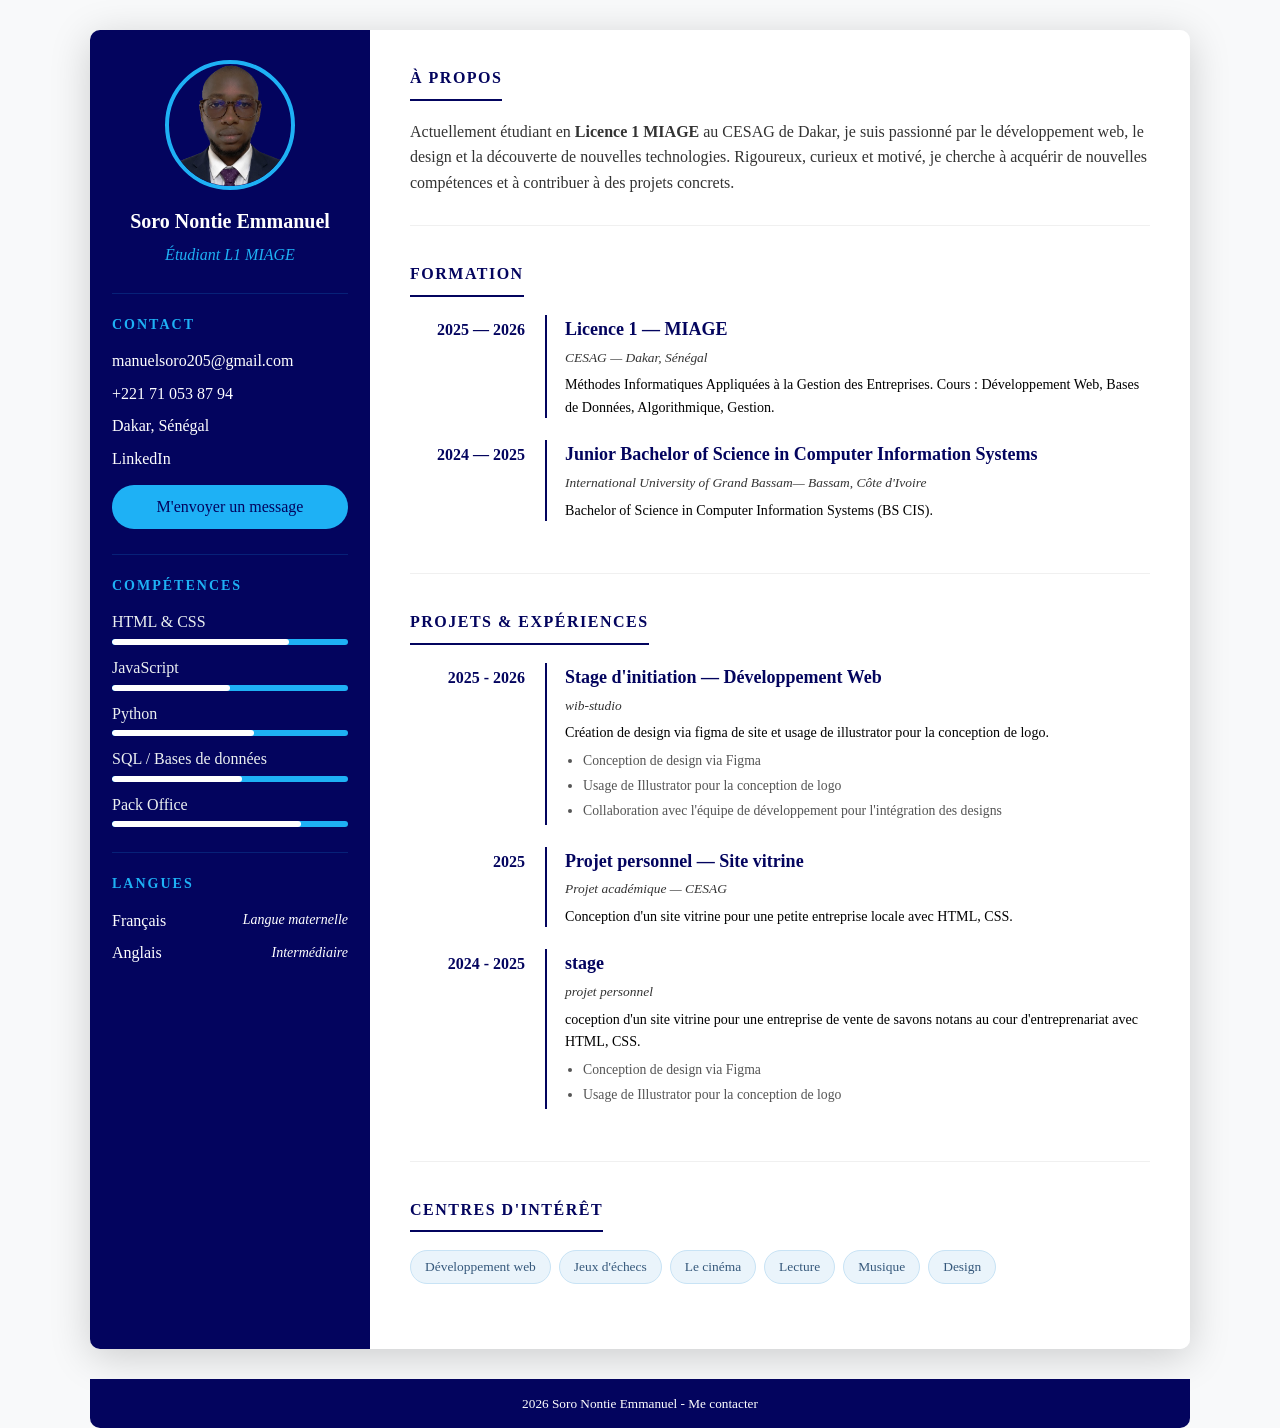
<file: index.html>
<!DOCTYPE html>
<html lang="fr">
<head>
  <meta charset="UTF-8">
  <meta name="viewport" content="width=device-width, initial-scale=1.0">
  <title>CV — Soro Nontie Emmanuel</title>
  <link rel="stylesheet" href="style.css">
</head>
<body>

  <div class="cv-container">

    <!--  COLONNE GAUCHE — Sidebar (informations)-->
    <aside class="sidebar">

      <!-- Photo de profil -->
      <div class="profile-photo">
        <img src="images/photo.png" alt="Photo de profil de Soro Nontie Emmanuel">


      </div>

      <!-- Nom et titre -->
      <div class="profile-name">
        <h1>Soro Nontie Emmanuel</h1>

        <p class="titre">Étudiant L1 MIAGE</p>
      </div>

      <!-- Section Contact -->
      <section class="sidebar-section">
        <h2>Contact</h2>
        <ul class="contact-list">
          <li> manuelsoro205@gmail.com</li>
          <li> +221 71 053 87 94</li>
          <li> Dakar, Sénégal</li>
          <li>
            <a href="linkedin.com/in/emmanuel-soro-459468284" target="_blank">LinkedIn</a></li>
        </ul>
        <a class="btn-contact" href="contact.html">M'envoyer un message</a>
      </section>

      <!-- Section Compétences avec barres de progression -->
      <section class="sidebar-section">
        <h2>Compétences</h2>
        <div class="competences">

          <div class="competence">
            <span>HTML &amp; CSS</span>
            <div class="barre">
              <div class="niveau" style="width: 75%"></div>
            </div>
          </div>

          <div class="competence">
            <span>JavaScript</span>
            <div class="barre">
              <div class="niveau" style="width: 50%"></div>
            </div>
          </div>

          <div class="competence">
            <span>Python</span>
            <div class="barre">
              <div class="niveau" style="width: 60%"></div>
            </div>
          </div>

          <div class="competence">
            <span>SQL / Bases de données</span>
            <div class="barre">
              <div class="niveau" style="width: 55%"></div>
            </div>
          </div>

          <div class="competence">
            <span>Pack Office</span>
            <div class="barre">
              <div class="niveau" style="width: 80%"></div>
            </div>
          </div>

        </div>
        
      </section>

      <!-- Section Langues -->
      <section class="sidebar-section">
        <h2>Langues</h2>
        <ul class="langues">
          <li>Français <span class="niveau-langue">Langue maternelle</span></li>
          <li>Anglais <span class="niveau-langue">Intermédiaire</span></li>
        </ul>
      </section>

    </aside>

    <!-- partie de droite  "le main " divise en 4 sections-->

    <main class="main-content">

      <!-- Section À propos -->
      <section class="cv-section">
        <h2>À propos</h2>
        <p>
          Actuellement étudiant en <strong>Licence 1 MIAGE</strong> au CESAG de Dakar,
          je suis passionné par le développement web, le design et la découverte de
          nouvelles technologies. Rigoureux, curieux et motivé, je cherche à acquérir
          de nouvelles compétences et à contribuer à des projets concrets.
        </p>
      </section>

      <!-- Section Formation -->
      <section class="cv-section">
        <h2>Formation</h2>

        <div class="timeline-item">
          <div class="timeline-date">2025 — 2026

          </div>
          <div class="timeline-content">
            <h3>Licence 1 — MIAGE</h3>
            <p class="etablissement">CESAG — Dakar, Sénégal</p>
            <p>
              Méthodes Informatiques Appliquées à la Gestion des Entreprises.
              Cours : Développement Web, Bases de Données, Algorithmique, Gestion.
            </p>
          </div>
        </div>

        <div class="timeline-item">
          <div class="timeline-date">2024 — 2025

          </div>
          <div class="timeline-content">
            <h3>Junior Bachelor of Science in Computer Information Systems</h3>
            <p class="etablissement">International University of Grand Bassam— Bassam, Côte d'Ivoire</p>
            <p>Bachelor of Science in Computer Information Systems (BS CIS).</p>
          </div>
        </div>

      </section>

      <!-- Section Projets & Expériences -->
      <section class="cv-section">
        <h2>Projets &amp; Expériences</h2>

        <div class="timeline-item">
          <div class="timeline-date">2025 - 2026
          </div>
          <div class="timeline-content">
            <h3>Stage d'initiation — Développement Web</h3>
            <p class="etablissement">wib-studio</p>
            <p>
              Création de design via figma de site et usage de illustrator pour la conception de logo. 
            </p>
            <ul>
              <li>Conception de design via Figma</li>
              <li>Usage de Illustrator pour la conception de logo</li>
              <li>Collaboration avec l'équipe de développement pour l'intégration des designs</li>
            </ul>
          </div>
        </div>

        <div class="timeline-item">
          <div class="timeline-date">2025

          </div>
          <div class="timeline-content">
            <h3>Projet personnel — Site vitrine </h3>
            <p class="etablissement">Projet académique — CESAG</p>
            <p>
              Conception d'un site vitrine pour une petite entreprise locale
              avec HTML, CSS.
            </p>
          </div>
        </div>

        <div class="timeline-item">
          <div class="timeline-date">2024 - 2025
            
          </div>
          <div class="timeline-content">
            <h3>stage</h3>
            <p class="etablissement">projet personnel</p>
            <p>
              coception d'un site vitrine pour une entreprise de vente de savons notans au cour d'entreprenariat avec HTML, CSS.
            </p>
            <ul>
              <li>Conception de design via Figma</li>
              <li>Usage de Illustrator pour la conception de logo</li>
            </ul>
          </div>
        </div>

      </section>

      <!-- Section Centres d'intérêt -->
      <section class="cv-section">
        <h2>Centres d'intérêt</h2>
        <div class="interets">
          <span class="interet">Développement web</span>
          <span class="interet">Jeux d'échecs</span>
          <span class="interet">Le cinéma</span>
          <span class="interet">Lecture</span>
          <span class="interet">Musique</span>
          <span class="interet">Design</span>
        </div>
      </section>

    </main>

  </div>
  
  <!-- fin .cv-container (aside et main) -->

  <!-- Pied de page commun  a reperter sur contacte-->
  <footer class="cv-footer">
    <p>2026 Soro Nontie Emmanuel - 
      <a href="contact.html">Me contacter</a>
    </p>
  </footer>

</body>
</html>
</file>
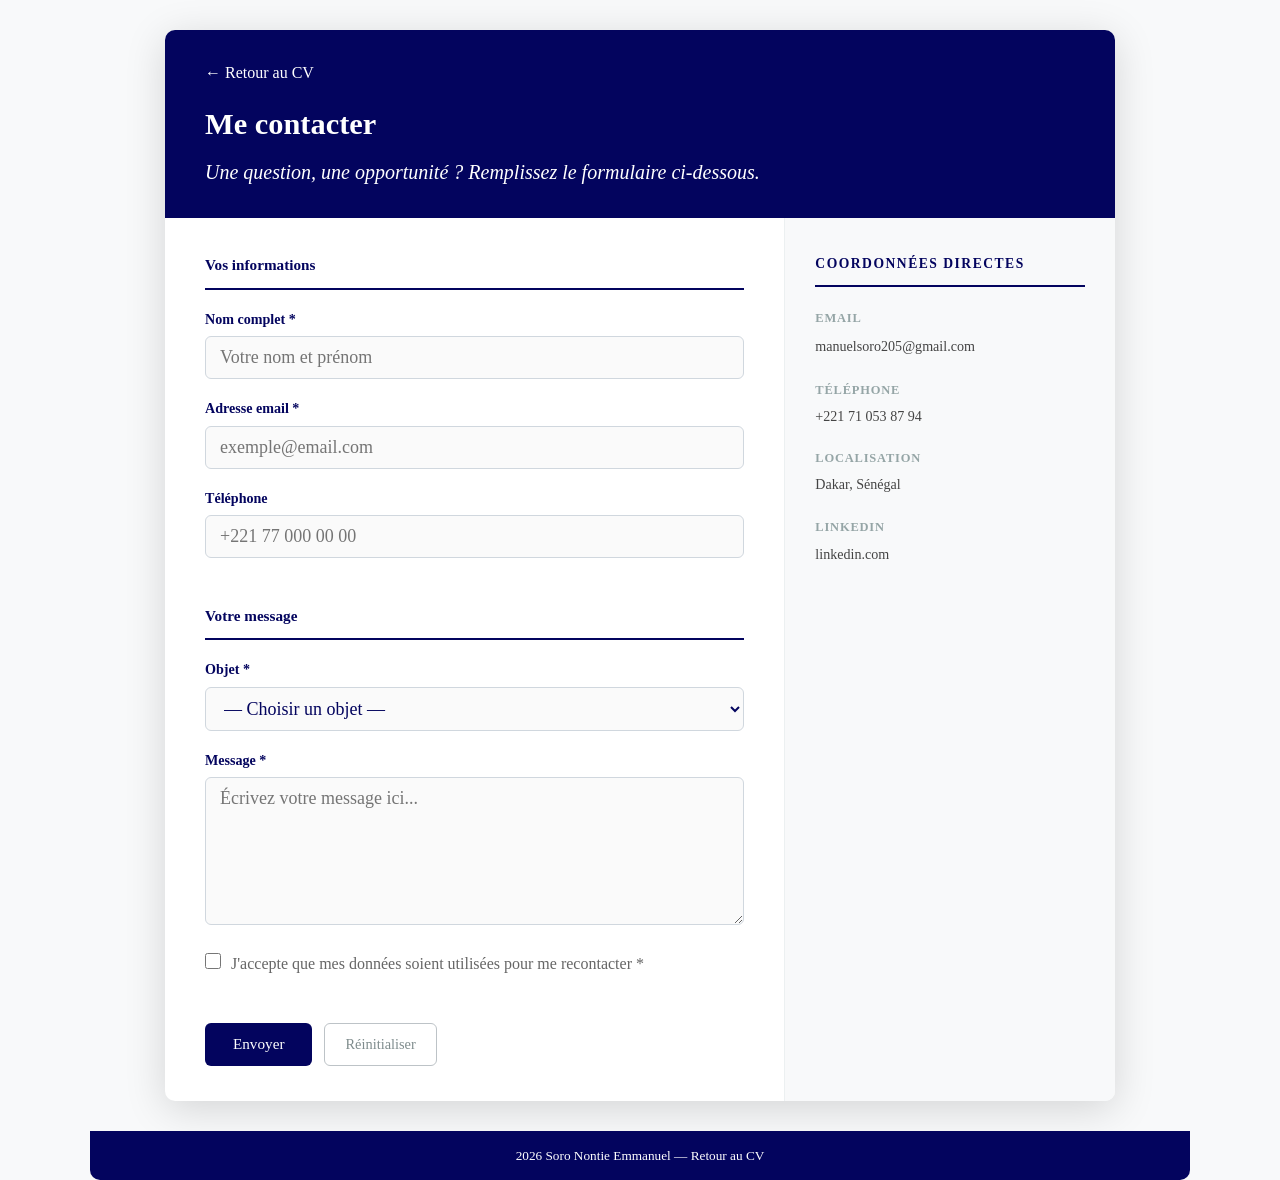
<file: contact.html>
<!DOCTYPE html>
<html lang="fr">
<head>
  <meta charset="UTF-8">
  <meta name="viewport" content="width=device-width, initial-scale=1.0">
  <title>Contact — Soro Nontie Emmanuel</title>
  <link rel="stylesheet" href="style.css">
</head>
<body>

  <div class="page-contact">

    
    <header class="contact-header">
      <a class="retour-cv" href="index.html">← Retour au CV</a>
      <h1>Me contacter</h1>
      <p>Une question, une opportunité ? Remplissez le formulaire ci-dessous.</p>
    </header>

    
    <div class="contact-container">

      
      <form class="formulaire-contact" action="#" method="post">

        <fieldset>
          <legend>Vos informations</legend>

          <div class="champ">
            <label for="nom">Nom complet *</label>
            <input type="text" id="nom" name="nom"
              placeholder="Votre nom et prénom" required>
          </div>

          <div class="champ">
            <label for="email">Adresse email *</label>
            <input type="email" id="email" name="email"
              placeholder="exemple@email.com" required>
          </div>

          <div class="champ">
            <label for="tel">Téléphone</label>
            <input type="tel" id="tel" name="tel"
              placeholder="+221 77 000 00 00">
          </div>
        </fieldset>

        <fieldset>
          <legend>Votre message</legend>

          <div class="champ">
            <label for="objet">Objet *</label>
            <select id="objet" name="objet" required>
              <option value="">— Choisir un objet —</option>
              <option value="stage">Offre de stage</option>
              <option value="emploi">Offre d'emploi</option>
              <option value="projet">Proposition de projet</option>
              <option value="autre">Autre</option>
            </select>
          </div>

          <div class="champ">
            <label for="message">Message *</label>
            <textarea id="message" name="message" rows="6"
              minlength="10"
              placeholder="Écrivez votre message ici..."
              required></textarea>
          </div>

          <div class="champ champ-checkbox">
            <input type="checkbox" id="1234" name="1234" required>
            <label for="1234">
              J'accepte que mes données soient utilisées pour me recontacter *
            </label>
          </div>
        </fieldset>

        <div class="champ-boutons">
          <button type="submit" class="btn-envoyer">Envoyer</button>
          <button type="reset" class="btn-reset">Réinitialiser</button>
        </div>

      </form>

      <aside class="contact-info">
        <h2>Coordonnées directes</h2>

        <div class="info-item">
          <strong>Email</strong>
          <a href="mailto:manuelsoro205@gmail.com">manuelsoro205@gmail.com</a>
        </div>

        <div class="info-item">
          <strong>Téléphone</strong>
          <p>+221 71 053 87 94</p>
        </div>

        <div class="info-item">
          <strong>Localisation</strong>
          <p>Dakar, Sénégal</p>
        </div>

        <div class="info-item">
          <strong>LinkedIn</strong>
          <a href="https://www.linkedin.com/in/emmanuel-soro-459468284/"
            target="_blank" rel="noopener">
            linkedin.com
          </a>
        </div>
      </aside>

    </div>
  </div>

  <footer class="cv-footer">
    <p>2026 Soro Nontie Emmanuel —
      <a href="index.html">Retour au CV</a>
    </p>
  </footer>

</body>
</html>
</file>
<file: style.css>
/*----------------------------------------------

   Palette de couleurs :
   - Fond sombre  : #03045E
   - bleu accentué: #1eb1f5
   - fond clair   : #ffffff
   - texte -titre        : #03045E
   - textes -contenu      : #555
   */


/* -----------------------------------------------

disposition css

  page1: cv
    div global 
       aside
            slidebar
            photo
            nom
            contact
            competences
            langues
       main
            apropos
            experience
            formation
            interets
    footer
  page2: contact
    div global
        formulaire
        contact-info  
    footer

  version mobile
------------------------------------------------
*/

/*  ajout de root  remarque : noublie pas de modifier toute les couleur */

/* ===== RESET ===== */


* {
  margin: 0;
  padding: 0;
  box-sizing: border-box;
}

body {
  font-family: 'times new roman', Arial, sans-serif;
  font-size: 16px;
  color: var(--couleur-texte);
  background-color: #f8f9fa;
  line-height: 1.6;
}




/* ===== VARIABLES / COULEURS ===== */
:root {
  --couleur-fond-sombre: #03045E;
  --couleur-accent: #1eb1f5;
  --couleur-texte: #333;
}



/* ===== LAYOUT CV ===== */
a {
  color: var(--couleur-accent);
  text-decoration: none;
}

a:hover {
  text-decoration: underline;
}

ul {
  list-style: none;
}
ul a {
  text-decoration: none;
  color: inherit;
}


/* ===== CONTENEUR PRINCIPAL DU CV ========================== */

.cv-container {
  display: flex;
  min-height: 100vh;
  max-width: 1100px;
  margin: 30px auto;
  border-radius: 10px;
  overflow: hidden;
  box-shadow: 0 8px 40px rgba(0, 0, 0, 0.18);
}

/* ===== SIDEBAR ===== */


/*  SIDEBAR (colonne gauche)  */

.sidebar {
  width: 280px;
  min-width: 280px;
  background-color: var(--couleur-fond-sombre);
  color: white;
  padding: 30px 22px;
}
/* photo de profile*/  
.profile-photo {
  text-align: center;
  margin-bottom: 15px;
}

.profile-photo img {
  width: 130px;
  height: 130px;
  border-radius: 50%; /* rend l'image circulaire */
  border: 4px solid var(--couleur-accent);
  object-fit: cover; /* recadre sans déformer */
  display: block;
  margin: 0 auto;
}

.profile-name {
  text-align: center;
  margin-bottom: 25px;
}

.profile-name h1 {
  font-size: 20px;
  color: #ffffff;
  font-weight: 700;
  margin-bottom: 5px;
}

.profile-name .titre {
  font-size: 16px;
  color: #1eb1f5;
  font-style: italic;
}

.sidebar-section {
  margin-bottom: 25px;
  padding-top: 20px;
  border-top: 1px solid #1eb1f52b;
}

.sidebar-section h2 {
  font-size: 14px;
  text-transform: uppercase;
  letter-spacing: 2px;
  color: #1eb1f5;
  margin-bottom: 12px;
}

.contact-list li {
  font-size: 16px;
  color: #ffffff;
  margin-bottom: 7px;
  word-break: break-all;
}

.btn-contact {
  display: block;
  text-align: center;
  background-color: #1eb1f5;
  color: #03045E;
  padding: 9px 15px;
  border-radius: 25px;
  font-size: 16px;
  margin-top: 14px;
  transition: background-color 0.25s;
}

.btn-contact:hover {
  background-color: #1eb1f5; /* s'anime en douceur */
  text-decoration: none;
}

.competences {
  display: flex;
  flex-direction: column;
  gap: 10px;
}

.competence span {
  display: block;
  font-size: 16px;
  color: #ecf0f1;
  margin-bottom: 4px;
}

.barre {
  background-color: #1eb1f5;
  border-radius: 10px;
  height: 6px;
  overflow: hidden;
}

.barre .niveau {
  height: 100%;
  background-color: #ffffff;
  border-radius: 10px;
}
    
.langues li {
  display: flex;
  justify-content: space-between;
  align-items: center;
  font-size: 16px;
  color: #ffffff;
  margin-bottom: 7px;
}

.niveau-langue {
  color: #ffffff;
  font-style: italic;
  font-size: 14px;
}

/* ===== CONTENU PRINCIPAL ===== */
/* ===== CONTENU PRINCIPAL (colonne droite) ================= */

.main-content {
  flex: 1;
  padding: 35px 40px;
  background-color: #ffffff;
}

.cv-section {
  margin-bottom: 35px;
  padding-bottom: 30px;
  border-bottom: 1px solid #f0f0f0;
}

.cv-section:last-child {
  border-bottom: none;
  margin-bottom: 0;
}

.cv-section h2 {
  font-size: 16px;
  color: #03045E;
  text-transform: uppercase;
  letter-spacing: 1.5px;
  margin-bottom: 18px;
  padding-bottom: 8px;
  border-bottom: 2.5px solid #03045E;
  display: inline-block;
}


.timeline-item {
  display: flex;
  gap: 20px;
  margin-bottom: 22px;
}

.timeline-date {
  min-width: 115px;
  font-size: 16px;
  color: #03045E;
  font-weight: 700;
  padding-top: 2px;
  text-align: right;
  flex-shrink: 0;
}

.timeline-content {
  flex: 1;
  border-left: 2px solid #03045E;
  padding-left: 18px;
}

.timeline-content h3 {
  font-size: 18px;
  color: #03045E;
  font-weight: 600;
  margin-bottom: 3px;
}

.timeline-content .etablissement {
  font-size: 0.84em;
  color: var(--couleur-sombre);
  font-style: italic;
  margin-bottom: 5px;
}

.timeline-content p {
  font-size: 0.88em;
  color: #000000;
  line-height: 1.6;
}

.timeline-content ul {
  list-style: disc;
  padding-left: 18px;
  margin-top: 6px;
}

.timeline-content ul li {
  font-size: 0.86em;
  color: #555;
  margin-bottom: 3px;
}

.interets {
  display: flex;
  flex-wrap: wrap;
  gap: 8px;
}

.interet {
  background-color: #eaf4fb;
  color: #35587B;
  padding: 5px 14px;
  border-radius: 20px;
  font-size: 0.84em;
  border: 1px solid #c8e3f5;
}


/* ===== FOOTER ============================================= */

.cv-footer {
  text-align: center;
  padding: 14px;
  background-color: #03045E;
  color: #ffffff;
  font-size: 0.83em;
  max-width: 1100px;
  margin: 0 auto;
  border-radius: 0 0 10px 10px;
}

.cv-footer a,.cv-footer a:hover {
  color: #ffffff;
}


/* ===== PAGE DE CONTACT ==================================== */

.page-contact {
  max-width: 950px;
  margin: 30px auto;
  background-color: #ffffff;
  border-radius: 10px;
  overflow: hidden;
  box-shadow: 0 8px 40px rgba(0, 0, 0, 0.15);
}

.contact-header {
  background-color: #03045E;
  color: white;
  padding: 30px 40px;
}

.retour-cv {
  display: inline-block;
  color: #ffffff;
  font-size: 16px;
  margin-bottom: 14px;
  transition: color 0.2s;
}

.retour-cv:hover {
  color: #ffffff;
  text-decoration: none;
}

.contact-header h1 {
  font-size: 1.9em;
  color: white;
  margin-bottom: 8px;
}

.contact-header p {
  color: #ffffff;
  font-size: 20px;
  font-style: italic;
}

.contact-container {
  display: flex;
  align-items: flex-start;
}

.formulaire-contact {
  flex: 2;
  padding: 35px 40px;
}

fieldset {
  border: none;
  padding: 0;
  margin-bottom: 28px;
}

legend {
  font-size: 0.95em;
  font-weight: 700;
  color: #03045E;
  width: 100%;
  padding-bottom: 10px;
  margin-bottom: 18px;
  border-bottom: 2.5px solid #03045E;
}

.champ {
  margin-bottom: 18px;
}

label {
  display: block;
  font-size: 0.88em;
  font-weight: 600;
  color: #03045E;
  margin-bottom: 6px;
}

input[type="text"],
input[type="email"],
input[type="tel"],
select,
textarea {
  width: 100%;
  padding: 10px 14px;
  border: 1.5px solid #d0d7de;
  border-radius: 6px;
  font-size: 18px;
  font-family: inherit;
  color: #03045E;
  background-color: #fafafa;
  transition: border-color 0.2s, box-shadow 0.2s;
}

input[type="text"]:focus,
input[type="email"]:focus,
input[type="tel"]:focus,
select:focus,
textarea:focus {
  outline: none;
  border-color: #35587B;
  background-color: #ffffff;
  box-shadow: 0 0 0 3px rgba(52, 152, 219, 0.15);
}

textarea {
  resize: vertical;
  min-height: 120px;
}

.champ-checkbox {
  display: flex;
  align-items: flex-start;
  gap: 10px;
}

.champ-checkbox input[type="checkbox"] {
  width: 16px;
  height: 16px;
  margin-top: 2px;
  flex-shrink: 0;
  cursor: pointer;
}

.champ-checkbox label {
  font-weight: normal;
  font-size: 16px;
  color: #666;
  margin: 0;
  cursor: pointer;
}

.champ-boutons {
  display: flex;
  gap: 12px;
  flex-wrap: wrap;
  margin-top: 10px;
}

.btn-envoyer {
  background-color: #03045E;
  color: white;
  border: none;
  padding: 12px 28px;
  border-radius: 6px;
  font-size: 0.95em;
  font-family: inherit;
  cursor: pointer;
  transition: background-color 0.25s, transform 0.1s;
}

.btn-envoyer:hover {
  background-color: #03045E;
}

.btn-envoyer:active {
  transform: scale(0.98);
}

.btn-reset {
  background-color: transparent;
  color: #7f8c8d;
  border: 1.5px solid #bdc3c7;
  padding: 12px 20px;
  border-radius: 6px;
  font-size: 0.9em;
  font-family: inherit;
  cursor: pointer;
  transition: all 0.2s;
}

.btn-reset:hover {
  border-color: #95a5a6;
  color: #555;
}

.contact-info {
  flex: 1;
  background-color: #f8f9fa;
  padding: 35px 30px;
  border-left: 1px solid #ecf0f1;
  align-self: stretch;
}

.contact-info h2 {
  font-size: 0.85em;
  color: #03045E;
  text-transform: uppercase;
  letter-spacing: 1.5px;
  margin-bottom: 22px;
  padding-bottom: 10px;
  border-bottom: 2.5px solid #03045E;
}

.info-item {
  margin-bottom: 22px;
}

.info-item strong {
  display: block;
  font-size: 0.78em;
  color: #95a5a6;
  text-transform: uppercase;
  letter-spacing: 0.8px;
  margin-bottom: 4px;
}

.info-item a,.info-item p {
  font-size: 0.88em;
  color: #444;
  word-break: break-all;
}

.info-item a:hover {
  color: #03045E;
}


/* ===== RESPONSIVE — Tablette et Mobile =================== */

@media (max-width: 768px) {
/* Sidebar et contenu passent en colonne (l'un au-dessus de l'autre) */
.cv-container { flex-direction: column; }
.sidebar { width: 100%; }
/* Timeline : date et contenu s'empilent */
.timeline-item { flex-direction: column; }
.timeline-date { text-align: left; }
/* Page contact : formulaire et infos s'empilent */
.contact-container { flex-direction: column; }
.contact-info { border-left: none; border-top: 1px solid #ecf0f1; }
}
</file>
